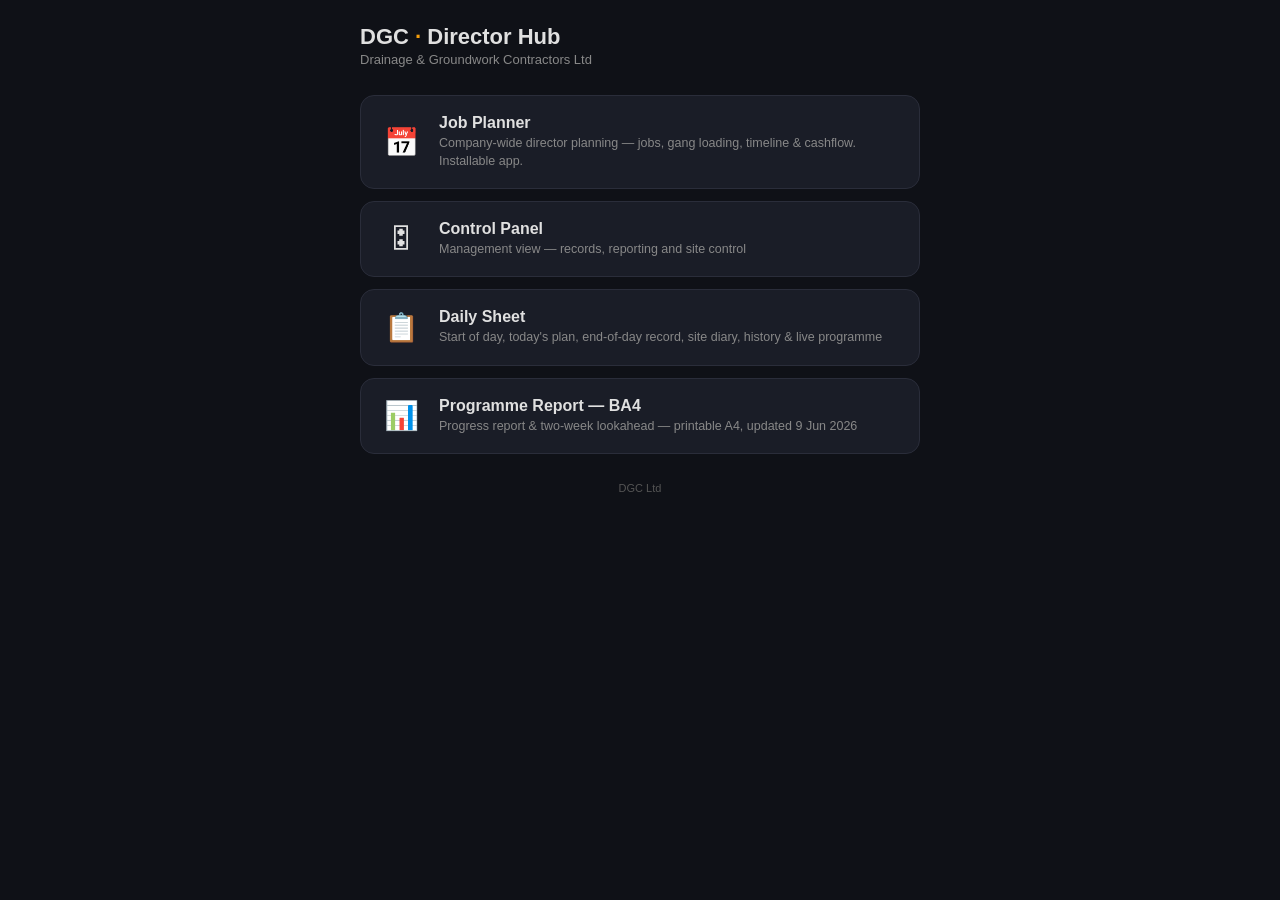
<file: index.html>
<!DOCTYPE html>
<html lang="en-GB">
<head>
<meta charset="UTF-8">
<meta name="viewport" content="width=device-width, initial-scale=1.0">
<title>DGC — Director Hub</title>
<style>
  * { box-sizing: border-box; margin: 0; padding: 0; }
  body { font-family: -apple-system, BlinkMacSystemFont, 'Segoe UI', sans-serif; background: #0f1117; color: #e0e0e0; min-height: 100vh; padding: 24px 16px; }
  .wrap { max-width: 560px; margin: 0 auto; }
  h1 { font-size: 22px; font-weight: 700; margin-bottom: 2px; }
  h1 span { color: #f59e0b; }
  .sub { font-size: 13px; color: #888; margin-bottom: 28px; }
  a.card { display: flex; align-items: center; gap: 16px; background: #1a1d27; border: 1px solid #2a2d3a; border-radius: 14px; padding: 18px 18px; margin-bottom: 12px; text-decoration: none; color: #e0e0e0; transition: border-color .15s; }
  a.card:active, a.card:hover { border-color: #f59e0b; }
  .ico { font-size: 28px; flex-shrink: 0; width: 44px; text-align: center; }
  .t { font-size: 16px; font-weight: 600; }
  .d { font-size: 12.5px; color: #888; margin-top: 2px; line-height: 1.45; }
  .foot { text-align: center; font-size: 11px; color: #555; margin-top: 28px; }
</style>
</head>
<body>
<div class="wrap">
  <h1>DGC <span>·</span> Director Hub</h1>
  <div class="sub">Drainage &amp; Groundwork Contractors Ltd</div>

  <a class="card" href="planner/">
    <div class="ico">📅</div>
    <div><div class="t">Job Planner</div>
    <div class="d">Company-wide director planning — jobs, gang loading, timeline &amp; cashflow. Installable app.</div></div>
  </a>

  <a class="card" href="control-panel.html">
    <div class="ico">🎛</div>
    <div><div class="t">Control Panel</div>
    <div class="d">Management view — records, reporting and site control</div></div>
  </a>

  <a class="card" href="dgc-field.html">
    <div class="ico">📋</div>
    <div><div class="t">Daily Sheet</div>
    <div class="d">Start of day, today's plan, end-of-day record, site diary, history &amp; live programme</div></div>
  </a>

  <a class="card" href="ba4-programme-report.html">
    <div class="ico">📊</div>
    <div><div class="t">Programme Report — BA4</div>
    <div class="d">Progress report &amp; two-week lookahead — printable A4, updated 9 Jun 2026</div></div>
  </a>

  <div class="foot">DGC Ltd</div>
</div>
</body>
</html>
</file>
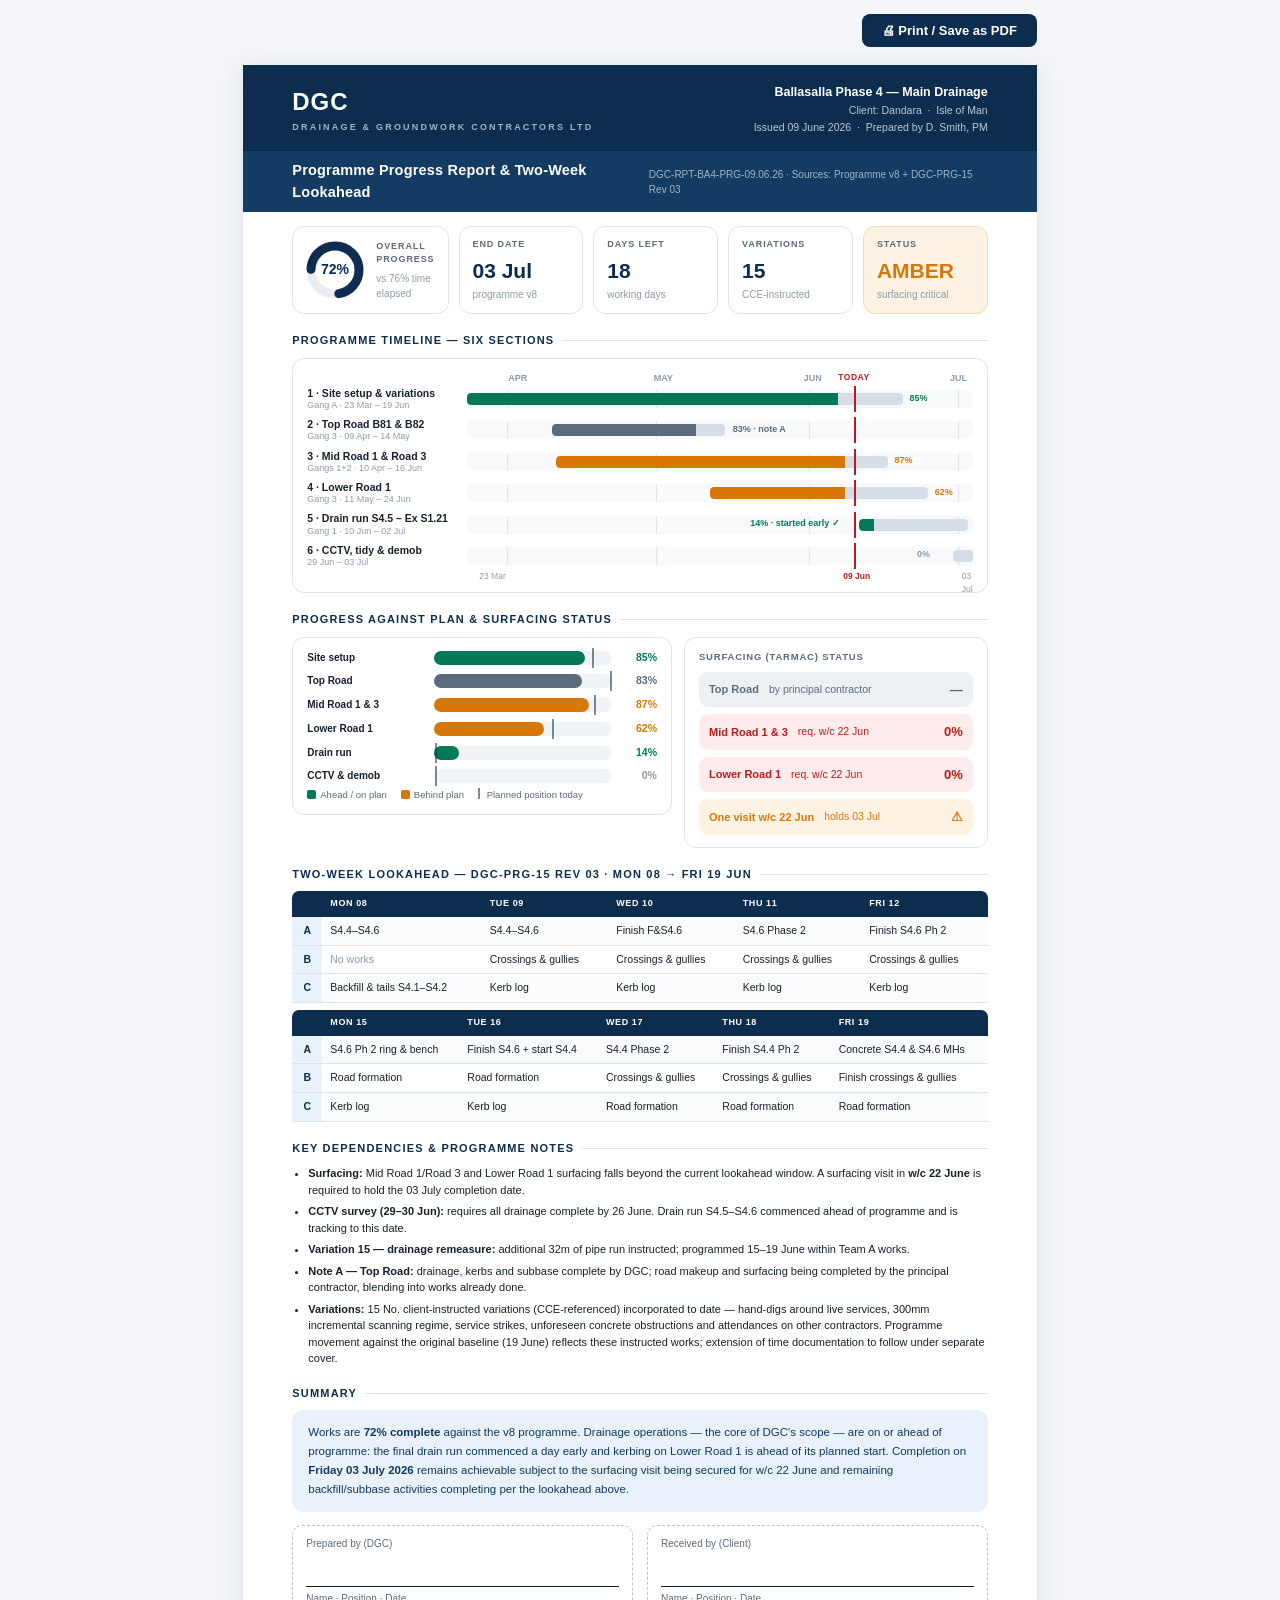
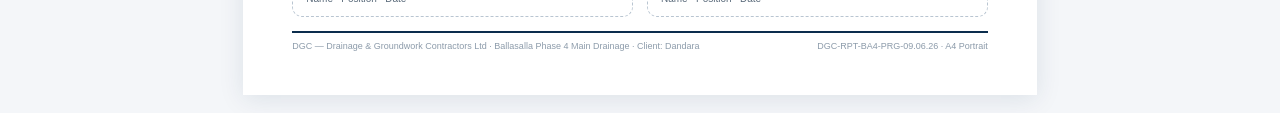
<file: ba4-programme-report.html>
<!DOCTYPE html>
<html lang="en-GB">
<head>
<meta charset="UTF-8">
<meta name="viewport" content="width=device-width, initial-scale=1.0">
<title>BA4 Programme Report — 09 Jun 2026</title>
<style>
  * { box-sizing: border-box; margin: 0; padding: 0; }
  :root {
    --navy:#0C2D4D; --navy2:#143C63; --ink:#16202B; --mut:#5B6B7B; --faint:#8C9BAA;
    --line:#DDE4EB; --bg:#F4F6F9; --card:#fff;
    --amber:#D97706; --amber-bg:#FEF3E2; --red:#B91C1C; --red-bg:#FEECEC;
    --green:#047857; --green-bg:#E6F5F0; --blue:#1D62A8; --blue-bg:#E9F1FA; --gray-bg:#EEF1F4;
  }
  body { font-family: -apple-system, BlinkMacSystemFont, 'Segoe UI', 'Helvetica Neue', Arial, sans-serif; color: var(--ink); background: var(--bg); font-size: 13px; line-height: 1.5; -webkit-print-color-adjust: exact; print-color-adjust: exact; }
  .page { background: var(--card); max-width: 210mm; margin: 18px auto; box-shadow: 0 4px 24px rgba(12,45,77,.10); }
  .inner { padding: 0 13mm 11mm; }
  @media print {
    body { background:#fff; }
    .page { box-shadow:none; margin:0; max-width:none; }
    .inner { padding: 0 2mm 4mm; }
    .no-print { display:none !important; }
    @page { size: A4 portrait; margin: 8mm; }
    .sec { break-inside: avoid; }
  }
  .toolbar { max-width:210mm; margin: 14px auto 0; display:flex; justify-content:flex-end; gap:8px; }
  .toolbar button { font-size:13px; padding:9px 20px; border:none; background:var(--navy); color:#fff; border-radius:8px; cursor:pointer; font-weight:600; }

  .masthead { background: var(--navy); color:#fff; padding: 18px 13mm 16px; display:flex; justify-content:space-between; align-items:center; }
  .brand { font-size: 24px; font-weight: 800; letter-spacing: 1px; }
  .brand small { display:block; font-size: 9px; font-weight:600; letter-spacing: 2.2px; color:#9FB3C8; margin-top:1px; }
  .mast-right { text-align:right; font-size:10.5px; color:#B9C8D6; line-height:1.55; }
  .mast-right b { color:#fff; font-size: 12.5px; }
  .titlebar { background: var(--navy2); color:#fff; padding: 9px 13mm; display:flex; justify-content:space-between; align-items:center; }
  .titlebar h1 { font-size: 14.5px; font-weight: 600; letter-spacing:.2px; }
  .titlebar .ref { font-size: 10px; color:#9FB3C8; }

  .kpis { display:grid; grid-template-columns: 1.15fr 1fr 1fr 1fr 1fr; gap: 10px; margin: 14px 0 4px; }
  .kpi { border: 1px solid var(--line); border-radius: 12px; padding: 11px 13px; background:#fff; }
  .kpi .l { font-size: 9px; text-transform: uppercase; letter-spacing: .9px; color: var(--mut); font-weight:700; }
  .kpi .v { font-size: 21px; font-weight: 800; margin-top: 3px; color: var(--navy); }
  .kpi .s { font-size: 10px; color: var(--faint); margin-top:1px; }
  .kpi.amber { background: var(--amber-bg); border-color:#F3D9AE; }
  .kpi.amber .v { color: var(--amber); }
  .donut-kpi { display:flex; align-items:center; gap: 12px; }

  h2 { font-size: 11px; text-transform: uppercase; letter-spacing: 1.2px; color: var(--navy); margin: 18px 0 9px; display:flex; align-items:center; gap:8px; }
  h2::after { content:''; flex:1; height:1px; background: var(--line); }

  .gantt { border:1px solid var(--line); border-radius: 12px; padding: 13px 14px 9px; }
  .g-head { position:relative; height: 15px; margin-left: 172px; font-size: 9px; color: var(--faint); font-weight:600; }
  .g-head span { position:absolute; transform: translateX(-50%); }
  .g-row { display:flex; align-items:center; margin-bottom: 7px; }
  .g-label { width: 160px; flex-shrink:0; font-size: 10.5px; font-weight:600; color: var(--ink); padding-right:12px; line-height:1.25; }
  .g-label small { display:block; font-weight:400; color:var(--faint); font-size: 9px; }
  .g-track { position:relative; flex:1; height: 18px; background: #F7F9FB; border-radius: 5px; }
  .g-grid { position:absolute; top:0; bottom:0; width:1px; background: var(--line); }
  .g-bar { position:absolute; top:3px; height:12px; border-radius: 4px; background:#D5DEE7; overflow:hidden; }
  .g-fill { position:absolute; left:0; top:0; bottom:0; border-radius: 4px 0 0 4px; }
  .g-pct { position:absolute; top:1.5px; font-size: 9px; font-weight:700; }
  .today { position:absolute; top:-4px; bottom:-4px; width:2px; background: var(--red); z-index:3; }
  .today-tag { position:absolute; top:-15px; transform:translateX(-50%); font-size:8.5px; font-weight:800; color:var(--red); letter-spacing:.5px; }
  .g-axis { position:relative; height: 13px; margin-left: 172px; font-size: 8.5px; color: var(--faint); }
  .g-axis span { position:absolute; transform: translateX(-50%); }

  .twocol { display:grid; grid-template-columns: 1.25fr 1fr; gap: 12px; align-items:start; }
  .panel { border:1px solid var(--line); border-radius:12px; padding: 12px 14px; }
  .pv-row { display:flex; align-items:center; gap:9px; margin-bottom: 8px; }
  .pv-name { width: 118px; flex-shrink:0; font-size:10px; font-weight:600; line-height:1.2; }
  .pv-track { position:relative; flex:1; height: 14px; background:#F1F4F7; border-radius: 7px; }
  .pv-fill { position:absolute; left:0; top:0; bottom:0; border-radius:7px; }
  .pv-plan { position:absolute; top:-3px; bottom:-3px; width:2px; background: var(--navy); opacity:.55; }
  .pv-val { width: 36px; text-align:right; font-size:10.5px; font-weight:800; }
  .legend { display:flex; gap:14px; font-size: 9.5px; color: var(--mut); margin-top: 4px; }
  .legend i { display:inline-block; width:9px; height:9px; border-radius:2px; margin-right:4px; vertical-align:-1px; }

  .chip { display:flex; align-items:center; gap:10px; padding: 8px 10px; border-radius:9px; margin-bottom:7px; font-size:10.5px; }
  .chip b { font-size:11px; }
  .chip .pct2 { margin-left:auto; font-weight:800; font-size:13px; }
  .c-red { background: var(--red-bg); color: var(--red); }
  .c-amber { background: var(--amber-bg); color: var(--amber); }
  .c-green { background: var(--green-bg); color: var(--green); }
  .c-gray { background: var(--gray-bg); color: var(--mut); }

  table { width:100%; border-collapse:collapse; font-size: 10.5px; }
  th { text-align:left; background: var(--navy); color:#fff; padding: 6px 8px; font-size: 9px; text-transform:uppercase; letter-spacing:.6px; font-weight:700; }
  th:first-child { border-radius: 7px 0 0 0; } th:last-child { border-radius: 0 7px 0 0; }
  td { padding: 6px 8px; border-bottom: 1px solid var(--line); vertical-align: middle; }
  tr:nth-child(even) td { background: #FAFBFD; }
  .team-td { font-weight:800; color: var(--navy); width: 30px; text-align:center; background: var(--blue-bg) !important; }

  ul.notes { margin: 4px 0 0 16px; font-size: 11px; }
  ul.notes li { margin-bottom: 5px; }
  .summary { background: var(--blue-bg); border-radius: 12px; padding: 13px 16px; font-size: 11.5px; line-height: 1.65; color: #11385E; }
  .signoff { display:grid; grid-template-columns: 1fr 1fr; gap: 14px; margin-top: 13px; }
  .sigbox { border: 1px dashed #B9C5D1; border-radius: 10px; padding: 10px 13px; font-size: 10px; color: var(--mut); }
  .sigbox .line { border-bottom: 1.5px solid var(--ink); height: 24px; margin: 12px 0 4px; }
  .footer { margin-top: 14px; border-top: 2px solid var(--navy); padding-top: 7px; font-size: 9px; color: var(--faint); display:flex; justify-content:space-between; }
</style>
</head>
<body>

<div class="toolbar no-print"><button onclick="window.print()">🖨 Print / Save as PDF</button></div>

<div class="page">

<div class="masthead">
  <div class="brand">DGC<small>DRAINAGE &amp; GROUNDWORK CONTRACTORS LTD</small></div>
  <div class="mast-right">
    <b>Ballasalla Phase 4 — Main Drainage</b><br>
    Client: Dandara &nbsp;·&nbsp; Isle of Man<br>
    Issued 09 June 2026 &nbsp;·&nbsp; Prepared by D. Smith, PM
  </div>
</div>
<div class="titlebar">
  <h1>Programme Progress Report &amp; Two-Week Lookahead</h1>
  <span class="ref">DGC-RPT-BA4-PRG-09.06.26 · Sources: Programme v8 + DGC-PRG-15 Rev 03</span>
</div>

<div class="inner">

<div class="kpis sec">
  <div class="kpi donut-kpi">
    <svg width="58" height="58" viewBox="0 0 58 58" role="img" aria-label="Overall progress 72 percent">
      <circle cx="29" cy="29" r="24" fill="none" stroke="#E8EDF2" stroke-width="9"/>
      <circle cx="29" cy="29" r="24" fill="none" stroke="#0C2D4D" stroke-width="9"
        stroke-dasharray="108.6 42.2" stroke-dashoffset="37.7" stroke-linecap="round" transform="rotate(-90 29 29)"/>
      <text x="29" y="33" text-anchor="middle" font-size="14" font-weight="800" fill="#0C2D4D">72%</text>
    </svg>
    <div><div class="l">Overall<br>progress</div><div class="s" style="margin-top:4px">vs 76% time<br>elapsed</div></div>
  </div>
  <div class="kpi"><div class="l">End date</div><div class="v">03 Jul</div><div class="s">programme v8</div></div>
  <div class="kpi"><div class="l">Days left</div><div class="v">18</div><div class="s">working days</div></div>
  <div class="kpi"><div class="l">Variations</div><div class="v">15</div><div class="s">CCE-instructed</div></div>
  <div class="kpi amber"><div class="l">Status</div><div class="v">AMBER</div><div class="s">surfacing critical</div></div>
</div>

<div class="sec">
<h2>Programme timeline — six sections</h2>
<div class="gantt">
  <div class="g-head">
    <span style="left:7.8%">APR</span><span style="left:37.3%">MAY</span><span style="left:67.6%">JUN</span><span style="left:97.1%">JUL</span>
  </div>

  <div class="g-row">
    <div class="g-label">1 · Site setup &amp; variations<small>Gang A · 23 Mar – 19 Jun</small></div>
    <div class="g-track">
      <div class="g-grid" style="left:7.8%"></div><div class="g-grid" style="left:37.3%"></div><div class="g-grid" style="left:67.6%"></div><div class="g-grid" style="left:97.1%"></div>
      <div class="g-bar" style="left:0%;width:86.3%"><div class="g-fill" style="width:85%;background:#047857"></div></div>
      <span class="g-pct" style="left:87.5%;color:#047857">85%</span>
      <div class="today" style="left:76.5%"><span class="today-tag">TODAY</span></div>
    </div>
  </div>

  <div class="g-row">
    <div class="g-label">2 · Top Road B81 &amp; B82<small>Gang 3 · 09 Apr – 14 May</small></div>
    <div class="g-track">
      <div class="g-grid" style="left:7.8%"></div><div class="g-grid" style="left:37.3%"></div><div class="g-grid" style="left:67.6%"></div><div class="g-grid" style="left:97.1%"></div>
      <div class="g-bar" style="left:16.7%;width:34.3%"><div class="g-fill" style="width:83%;background:#5B6B7B"></div></div>
      <span class="g-pct" style="left:52.5%;color:#5B6B7B">83% · note A</span>
      <div class="today" style="left:76.5%"></div>
    </div>
  </div>

  <div class="g-row">
    <div class="g-label">3 · Mid Road 1 &amp; Road 3<small>Gangs 1+2 · 10 Apr – 16 Jun</small></div>
    <div class="g-track">
      <div class="g-grid" style="left:7.8%"></div><div class="g-grid" style="left:37.3%"></div><div class="g-grid" style="left:67.6%"></div><div class="g-grid" style="left:97.1%"></div>
      <div class="g-bar" style="left:17.6%;width:65.7%"><div class="g-fill" style="width:87%;background:#D97706"></div></div>
      <span class="g-pct" style="left:84.5%;color:#D97706">87%</span>
      <div class="today" style="left:76.5%"></div>
    </div>
  </div>

  <div class="g-row">
    <div class="g-label">4 · Lower Road 1<small>Gang 3 · 11 May – 24 Jun</small></div>
    <div class="g-track">
      <div class="g-grid" style="left:7.8%"></div><div class="g-grid" style="left:37.3%"></div><div class="g-grid" style="left:67.6%"></div><div class="g-grid" style="left:97.1%"></div>
      <div class="g-bar" style="left:48%;width:43.1%"><div class="g-fill" style="width:62%;background:#D97706"></div></div>
      <span class="g-pct" style="left:92.5%;color:#D97706">62%</span>
      <div class="today" style="left:76.5%"></div>
    </div>
  </div>

  <div class="g-row">
    <div class="g-label">5 · Drain run S4.5 – Ex S1.21<small>Gang 1 · 10 Jun – 02 Jul</small></div>
    <div class="g-track">
      <div class="g-grid" style="left:7.8%"></div><div class="g-grid" style="left:37.3%"></div><div class="g-grid" style="left:67.6%"></div><div class="g-grid" style="left:97.1%"></div>
      <div class="g-bar" style="left:77.5%;width:21.6%"><div class="g-fill" style="width:14%;background:#047857"></div></div>
      <span class="g-pct" style="left:56%;color:#047857">14% · started early ✓</span>
      <div class="today" style="left:76.5%"></div>
    </div>
  </div>

  <div class="g-row" style="margin-bottom:2px">
    <div class="g-label">6 · CCTV, tidy &amp; demob<small>29 Jun – 03 Jul</small></div>
    <div class="g-track">
      <div class="g-grid" style="left:7.8%"></div><div class="g-grid" style="left:37.3%"></div><div class="g-grid" style="left:67.6%"></div><div class="g-grid" style="left:97.1%"></div>
      <div class="g-bar" style="left:96.1%;width:3.9%"></div>
      <span class="g-pct" style="left:89%;color:#8C9BAA">0%</span>
      <div class="today" style="left:76.5%"></div>
    </div>
  </div>
  <div class="g-axis">
    <span style="left:0%;transform:none">23 Mar</span><span style="left:76.5%;color:var(--red);font-weight:700">09 Jun</span><span style="left:100%;transform:translateX(-100%)">03 Jul</span>
  </div>
</div>
</div>

<div class="sec">
<h2>Progress against plan &amp; surfacing status</h2>
<div class="twocol">
  <div class="panel">
    <div class="pv-row"><div class="pv-name">Site setup</div><div class="pv-track"><div class="pv-fill" style="width:85%;background:#047857"></div><div class="pv-plan" style="left:89%"></div></div><div class="pv-val" style="color:#047857">85%</div></div>
    <div class="pv-row"><div class="pv-name">Top Road</div><div class="pv-track"><div class="pv-fill" style="width:83%;background:#5B6B7B"></div><div class="pv-plan" style="left:99%"></div></div><div class="pv-val" style="color:#5B6B7B">83%</div></div>
    <div class="pv-row"><div class="pv-name">Mid Road 1 &amp; 3</div><div class="pv-track"><div class="pv-fill" style="width:87%;background:#D97706"></div><div class="pv-plan" style="left:90%"></div></div><div class="pv-val" style="color:#D97706">87%</div></div>
    <div class="pv-row"><div class="pv-name">Lower Road 1</div><div class="pv-track"><div class="pv-fill" style="width:62%;background:#D97706"></div><div class="pv-plan" style="left:66%"></div></div><div class="pv-val" style="color:#D97706">62%</div></div>
    <div class="pv-row"><div class="pv-name">Drain run</div><div class="pv-track"><div class="pv-fill" style="width:14%;background:#047857"></div><div class="pv-plan" style="left:0.5%"></div></div><div class="pv-val" style="color:#047857">14%</div></div>
    <div class="pv-row" style="margin-bottom:2px"><div class="pv-name">CCTV &amp; demob</div><div class="pv-track"><div class="pv-plan" style="left:0.5%"></div></div><div class="pv-val" style="color:#8C9BAA">0%</div></div>
    <div class="legend"><span><i style="background:#047857"></i>Ahead / on plan</span><span><i style="background:#D97706"></i>Behind plan</span><span><i style="background:#0C2D4D;opacity:.55;width:2px;height:11px;border-radius:0"></i>&nbsp;Planned position today</span></div>
  </div>
  <div class="panel">
    <div style="font-size:9.5px;font-weight:700;text-transform:uppercase;letter-spacing:.8px;color:var(--mut);margin-bottom:8px">Surfacing (tarmac) status</div>
    <div class="chip c-gray"><b>Top Road</b> by principal contractor <span class="pct2">—</span></div>
    <div class="chip c-red"><b>Mid Road 1 &amp; 3</b> req. w/c 22 Jun <span class="pct2">0%</span></div>
    <div class="chip c-red"><b>Lower Road 1</b> req. w/c 22 Jun <span class="pct2">0%</span></div>
    <div class="chip c-amber" style="margin-bottom:0"><b>One visit w/c 22 Jun</b> holds 03 Jul <span class="pct2">⚠</span></div>
  </div>
</div>
</div>

<div class="sec">
<h2>Two-week lookahead — DGC-PRG-15 Rev 03 · Mon 08 → Fri 19 Jun</h2>
<table>
  <tr><th style="width:30px"></th><th>Mon 08</th><th>Tue 09</th><th>Wed 10</th><th>Thu 11</th><th>Fri 12</th></tr>
  <tr><td class="team-td">A</td><td>S4.4–S4.6</td><td>S4.4–S4.6</td><td>Finish F&amp;S4.6</td><td>S4.6 Phase 2</td><td>Finish S4.6 Ph 2</td></tr>
  <tr><td class="team-td">B</td><td style="color:var(--faint)">No works</td><td>Crossings &amp; gullies</td><td>Crossings &amp; gullies</td><td>Crossings &amp; gullies</td><td>Crossings &amp; gullies</td></tr>
  <tr><td class="team-td">C</td><td>Backfill &amp; tails S4.1–S4.2</td><td>Kerb log</td><td>Kerb log</td><td>Kerb log</td><td>Kerb log</td></tr>
</table>
<div style="height:7px"></div>
<table>
  <tr><th style="width:30px"></th><th>Mon 15</th><th>Tue 16</th><th>Wed 17</th><th>Thu 18</th><th>Fri 19</th></tr>
  <tr><td class="team-td">A</td><td>S4.6 Ph 2 ring &amp; bench</td><td>Finish S4.6 + start S4.4</td><td>S4.4 Phase 2</td><td>Finish S4.4 Ph 2</td><td>Concrete S4.4 &amp; S4.6 MHs</td></tr>
  <tr><td class="team-td">B</td><td>Road formation</td><td>Road formation</td><td>Crossings &amp; gullies</td><td>Crossings &amp; gullies</td><td>Finish crossings &amp; gullies</td></tr>
  <tr><td class="team-td">C</td><td>Kerb log</td><td>Kerb log</td><td>Road formation</td><td>Road formation</td><td>Road formation</td></tr>
</table>
</div>

<div class="sec">
<h2>Key dependencies &amp; programme notes</h2>
<ul class="notes">
  <li><b>Surfacing:</b> Mid Road 1/Road 3 and Lower Road 1 surfacing falls beyond the current lookahead window. A surfacing visit in <b>w/c 22 June</b> is required to hold the 03 July completion date.</li>
  <li><b>CCTV survey (29–30 Jun):</b> requires all drainage complete by 26 June. Drain run S4.5–S4.6 commenced ahead of programme and is tracking to this date.</li>
  <li><b>Variation 15 — drainage remeasure:</b> additional 32m of pipe run instructed; programmed 15–19 June within Team A works.</li>
  <li><b>Note A — Top Road:</b> drainage, kerbs and subbase complete by DGC; road makeup and surfacing being completed by the principal contractor, blending into works already done.</li>
  <li><b>Variations:</b> 15 No. client-instructed variations (CCE-referenced) incorporated to date — hand-digs around live services, 300mm incremental scanning regime, service strikes, unforeseen concrete obstructions and attendances on other contractors. Programme movement against the original baseline (19 June) reflects these instructed works; extension of time documentation to follow under separate cover.</li>
</ul>
</div>

<div class="sec">
<h2>Summary</h2>
<div class="summary">
Works are <b>72% complete</b> against the v8 programme. Drainage operations — the core of DGC's scope — are on or ahead of programme: the final drain run commenced a day early and kerbing on Lower Road 1 is ahead of its planned start. Completion on <b>Friday 03 July 2026</b> remains achievable subject to the surfacing visit being secured for w/c 22 June and remaining backfill/subbase activities completing per the lookahead above.
</div>
<div class="signoff">
  <div class="sigbox">Prepared by (DGC)<div class="line"></div>Name · Position · Date</div>
  <div class="sigbox">Received by (Client)<div class="line"></div>Name · Position · Date</div>
</div>
</div>

<div class="footer">
  <span>DGC — Drainage &amp; Groundwork Contractors Ltd · Ballasalla Phase 4 Main Drainage · Client: Dandara</span>
  <span>DGC-RPT-BA4-PRG-09.06.26 · A4 Portrait</span>
</div>

</div>
</div>
</body>
</html>
</file>
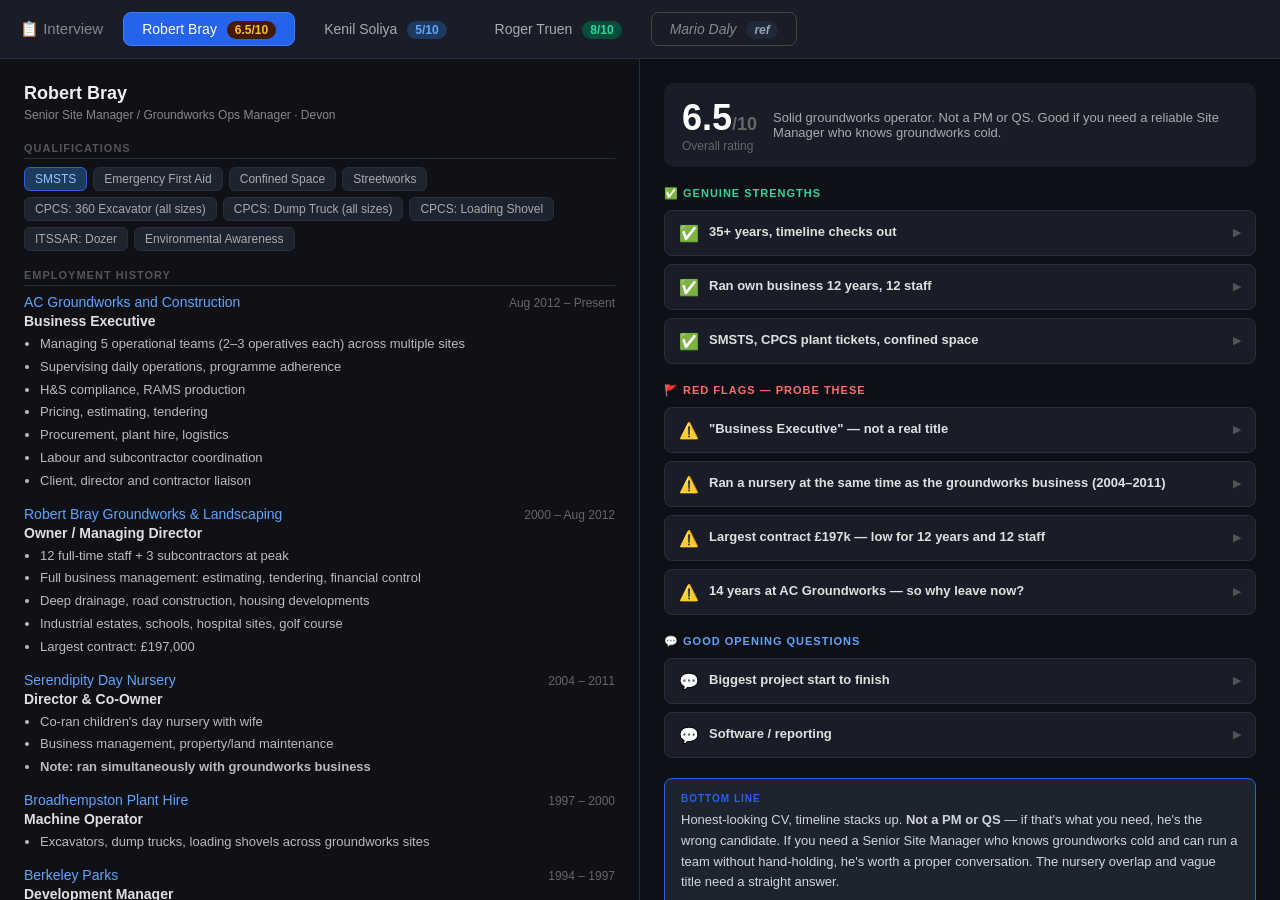
<file: interview.html>
<!DOCTYPE html>
<html lang="en">
<head>
<meta charset="UTF-8">
<meta name="viewport" content="width=device-width, initial-scale=1.0">
<title>Interview Cheat Sheet</title>
<style>
  * { box-sizing: border-box; margin: 0; padding: 0; }
  body { font-family: -apple-system, BlinkMacSystemFont, 'Segoe UI', sans-serif; background: #0f1117; color: #e0e0e0; height: 100vh; display: flex; flex-direction: column; }

  /* TOP NAV */
  .top-bar { background: #1a1d27; border-bottom: 1px solid #2a2d3a; padding: 12px 20px; display: flex; align-items: center; gap: 10px; flex-shrink: 0; }
  .top-bar h1 { font-size: 15px; color: #888; font-weight: 500; margin-right: 10px; }
  .tab { padding: 8px 18px; border-radius: 8px; cursor: pointer; font-size: 14px; font-weight: 500; border: 1px solid transparent; transition: all 0.15s; color: #aaa; }
  .tab:hover { background: #2a2d3a; color: #fff; }
  .tab.active { background: #2563eb; color: #fff; border-color: #3b82f6; }
  .tab.reference { border-color: #444; color: #888; font-style: italic; }
  .tab.reference.active { background: #374151; border-color: #6b7280; color: #ccc; }

  /* RATING BADGE */
  .rating { font-size: 12px; padding: 2px 8px; border-radius: 20px; margin-left: 6px; font-weight: 600; }
  .r-green { background: #064e3b; color: #34d399; }
  .r-yellow { background: #451a03; color: #fbbf24; }
  .r-blue { background: #1e3a5f; color: #60a5fa; }
  .r-gray { background: #1f2937; color: #9ca3af; }

  /* MAIN SPLIT */
  .main { display: flex; flex: 1; overflow: hidden; }

  /* CV PANEL */
  .cv-panel { width: 50%; border-right: 1px solid #2a2d3a; overflow-y: auto; padding: 24px; }
  .cv-panel h2 { font-size: 18px; font-weight: 700; color: #f0f0f0; margin-bottom: 4px; }
  .cv-panel .role-tag { font-size: 12px; color: #888; margin-bottom: 20px; }
  .cv-section { margin-bottom: 18px; }
  .cv-section h3 { font-size: 11px; text-transform: uppercase; letter-spacing: 1px; color: #555; margin-bottom: 8px; border-bottom: 1px solid #2a2d3a; padding-bottom: 4px; }
  .cv-job { margin-bottom: 14px; }
  .cv-job-header { display: flex; justify-content: space-between; align-items: baseline; margin-bottom: 3px; }
  .cv-job-title { font-size: 14px; font-weight: 600; color: #e0e0e0; }
  .cv-job-company { font-size: 14px; color: #60a5fa; font-weight: 500; }
  .cv-job-date { font-size: 12px; color: #666; white-space: nowrap; margin-left: 10px; }
  .cv-job ul { margin-left: 16px; margin-top: 5px; }
  .cv-job li { font-size: 13px; color: #bbb; line-height: 1.6; margin-bottom: 2px; }
  .cv-job p { font-size: 13px; color: #bbb; line-height: 1.6; margin-top: 4px; }
  .cv-quals { display: flex; flex-wrap: wrap; gap: 6px; }
  .cv-qual { background: #1e2330; border: 1px solid #2a2d3a; border-radius: 6px; padding: 4px 10px; font-size: 12px; color: #aaa; }
  .cv-qual.highlight { background: #1e3a5f; border-color: #2563eb; color: #93c5fd; }

  /* ANALYSIS PANEL */
  .analysis-panel { width: 50%; overflow-y: auto; padding: 24px; background: #0d1017; }

  /* SCORE */
  .score-bar { background: #1a1d27; border-radius: 10px; padding: 14px 18px; margin-bottom: 20px; display: flex; align-items: center; gap: 16px; }
  .score-number { font-size: 36px; font-weight: 800; color: #fff; }
  .score-label { font-size: 12px; color: #666; }
  .score-verdict { font-size: 13px; color: #aaa; flex: 1; }

  /* SECTIONS */
  .section { margin-bottom: 20px; }
  .section-title { font-size: 11px; text-transform: uppercase; letter-spacing: 1px; margin-bottom: 10px; display: flex; align-items: center; gap: 6px; font-weight: 700; }
  .section-title.green { color: #34d399; }
  .section-title.red { color: #f87171; }
  .section-title.blue { color: #60a5fa; }

  /* ITEMS */
  .item { background: #1a1d27; border-radius: 8px; margin-bottom: 8px; overflow: hidden; border: 1px solid #2a2d3a; }
  .item-header { padding: 12px 14px; cursor: pointer; display: flex; align-items: flex-start; gap: 10px; user-select: none; }
  .item-header:hover { background: #1f2333; }
  .item-icon { font-size: 16px; flex-shrink: 0; margin-top: 1px; }
  .item-title { font-size: 13px; font-weight: 600; color: #e0e0e0; flex: 1; line-height: 1.4; }
  .item-arrow { font-size: 11px; color: #555; flex-shrink: 0; margin-top: 3px; transition: transform 0.2s; }
  .item.open .item-arrow { transform: rotate(90deg); }
  .item-body { display: none; padding: 0 14px 14px 40px; border-top: 1px solid #2a2d3a; }
  .item.open .item-body { display: block; }
  .item-body p { font-size: 13px; color: #aaa; line-height: 1.7; margin-top: 10px; }
  .question-box { background: #0f2d1a; border: 1px solid #166534; border-radius: 6px; padding: 10px 14px; margin-top: 10px; }
  .question-box .q-label { font-size: 10px; text-transform: uppercase; letter-spacing: 1px; color: #4ade80; margin-bottom: 4px; font-weight: 700; }
  .question-box p { font-size: 13px; color: #86efac; line-height: 1.6; margin: 0; font-style: italic; }

  /* BOTTOM LINE */
  .bottom-line { background: #1e2330; border: 1px solid #2563eb; border-radius: 8px; padding: 14px 16px; }
  .bottom-line .bl-label { font-size: 10px; text-transform: uppercase; letter-spacing: 1px; color: #2563eb; margin-bottom: 6px; font-weight: 700; }
  .bottom-line p { font-size: 13px; color: #d1d5db; line-height: 1.6; }

  /* CANDIDATE HIDDEN */
  .candidate { display: none; }
  .candidate.active { display: block; }

  /* SCROLLBAR */
  ::-webkit-scrollbar { width: 6px; }
  ::-webkit-scrollbar-track { background: transparent; }
  ::-webkit-scrollbar-thumb { background: #2a2d3a; border-radius: 3px; }
</style>
</head>
<body>

<div class="top-bar">
  <h1>📋 Interview</h1>
  <div class="tab active" onclick="show('robert')">Robert Bray <span class="rating r-yellow">6.5/10</span></div>
  <div class="tab" onclick="show('kenil')">Kenil Soliya <span class="rating r-blue">5/10</span></div>
  <div class="tab" onclick="show('roger')">Roger Truen <span class="rating r-green">8/10</span></div>
  <div class="tab reference" onclick="show('mario')">Mario Daly <span class="rating r-gray">ref</span></div>
</div>

<div class="main">

<!-- ===================== ROGER ===================== -->
<div id="roger" class="candidate" style="display:none;width:100%">
  <div class="cv-panel">
    <h2>Roger Truen MCIOB</h2>
    <div class="role-tag">Senior Project Manager · Plymouth</div>

    <div class="cv-section">
      <h3>Qualifications</h3>
      <div class="cv-quals">
        <span class="cv-qual highlight">MCIOB</span>
        <span class="cv-qual highlight">NVQ Level 7 Site Management</span>
        <span class="cv-qual highlight">NEBOSH Construction</span>
        <span class="cv-qual highlight">CSCS Black Card (PM)</span>
        <span class="cv-qual">5-day SMSTS</span>
        <span class="cv-qual">Temporary Works Co-ordinator</span>
        <span class="cv-qual">IOSH Managing Safety</span>
        <span class="cv-qual">HNC Building Studies</span>
        <span class="cv-qual">Level 3 Teaching & Training</span>
        <span class="cv-qual">First Aid (4-day)</span>
        <span class="cv-qual">AutoCAD City & Guilds</span>
        <span class="cv-qual">Asbestos Awareness</span>
      </div>
    </div>

    <div class="cv-section">
      <h3>Employment History</h3>

      <div class="cv-job">
        <div class="cv-job-header">
          <span class="cv-job-company">Ambrey Baker</span>
          <span class="cv-job-date">Jun 2025 – Present</span>
        </div>
        <div class="cv-job-title">Senior Project Manager</div>
        <ul>
          <li>Extending a food manufacturing facility — foundations, steel frames, blockwork, cladding</li>
          <li>QA using Site Audit Pro</li>
          <li>Design workshops with architects, structural engineers, M&E team</li>
          <li>Pre-lets for contractors, tendering, programme milestones</li>
          <li>RAMS review and production, crane lift plans</li>
          <li>Using Procore for design information</li>
        </ul>
      </div>

      <div class="cv-job">
        <div class="cv-job-header">
          <span class="cv-job-company">CST Training</span>
          <span class="cv-job-date">Sep 2024 – Jun 2025</span>
        </div>
        <div class="cv-job-title">Tutor & NVQ Assessor</div>
        <ul>
          <li>Online/classroom SMSTS, SSSTS, H&S courses</li>
          <li>Assessing NVQ Levels 3, 4, 6</li>
        </ul>
      </div>

      <div class="cv-job">
        <div class="cv-job-header">
          <span class="cv-job-company">UPP Plymouth</span>
          <span class="cv-job-date">Jun – Sep 2024</span>
        </div>
        <div class="cv-job-title">Project Manager</div>
        <ul>
          <li>14 new kitchens, carpets, decoration — 2 blocks</li>
          <li>Bathroom refurb — 5 blocks; fire doors/stopping — 15 blocks</li>
          <li>5 slate roof replacements with ITP hold points</li>
          <li>Weekly H&S audits, progress reports</li>
        </ul>
      </div>

      <div class="cv-job">
        <div class="cv-job-header">
          <span class="cv-job-company">CST Training</span>
          <span class="cv-job-date">Sep 2023 – Jun 2024</span>
        </div>
        <div class="cv-job-title">Tutor</div>
      </div>

      <div class="cv-job">
        <div class="cv-job-header">
          <span class="cv-job-company">UPP Plymouth</span>
          <span class="cv-job-date">Jun – Sep 2023</span>
        </div>
        <div class="cv-job-title">Project Manager</div>
        <ul>
          <li>Bathroom refurb — 5 blocks; fire doors — 11 blocks</li>
          <li>5 slate roofs; 500 cisterns replaced</li>
        </ul>
      </div>

      <div class="cv-job">
        <div class="cv-job-header">
          <span class="cv-job-company">Weatherhead Design & Shopfitting</span>
          <span class="cv-job-date">May – Jun 2023</span>
        </div>
        <div class="cv-job-title">Construction Manager</div>
        <ul><li>£1m roof renewal & apartment refurb. Temporary works co-ordinator.</li></ul>
      </div>

      <div class="cv-job">
        <div class="cv-job-header">
          <span class="cv-job-company">3 Counties Civil Engineering</span>
          <span class="cv-job-date">Feb – Apr 2023</span>
        </div>
        <div class="cv-job-title">Construction Manager</div>
        <ul>
          <li>Crane base, deep drainage, retaining walls</li>
          <li>Temporary works co-ordinator — crane base to ±2mm tolerance</li>
        </ul>
      </div>

      <div class="cv-job">
        <div class="cv-job-header">
          <span class="cv-job-company">MTX</span>
          <span class="cv-job-date">Feb 2022 – Feb 2023</span>
        </div>
        <div class="cv-job-title">Construction Manager</div>
        <ul>
          <li>NHS Royal Eye Infirmary £18m — newbuild, brownfield, solar</li>
          <li>NHS Derriford Hospital offices £7m — modular steel frame</li>
          <li>NHS Yeovil Hospital £8m — new surgical wing</li>
          <li>All 3 running concurrently. QA via SnagR. HTM compliance.</li>
          <li>Design workshops, pre-lets, RAMS, crane lift plans</li>
        </ul>
      </div>

      <div class="cv-job">
        <div class="cv-job-header">
          <span class="cv-job-company">Caledonian Modular</span>
          <span class="cv-job-date">Mar 2020 – Jan 2022</span>
        </div>
        <div class="cv-job-title">Senior Site Manager</div>
        <ul>
          <li>£40m student accommodation — modular build with solar</li>
          <li>Demolition, piling, 750T & 500T crane mats, RC podium deck</li>
          <li>Modular install, QA via Field View, air heat exchange units</li>
        </ul>
      </div>

      <div class="cv-job">
        <div class="cv-job-header">
          <span class="cv-job-company">Freelance</span>
          <span class="cv-job-date">2019 – 2020</span>
        </div>
        <div class="cv-job-title">PM / Contracts / Site Manager</div>
        <ul><li>Weatherheads — supermarket extension, strip/shoring/steels/sewer diversion/reinstatement</li></ul>
      </div>

      <div class="cv-job">
        <div class="cv-job-header">
          <span class="cv-job-company">Various (Engie, NHS RD&E, Bovis, Kier, Virgin Care, MOD)</span>
          <span class="cv-job-date">2013 – 2019</span>
        </div>
        <div class="cv-job-title">PM / Senior Site Manager</div>
        <ul>
          <li>Cobourg House refurb for Engie (3 clients: HSE, Land Registry, Insolvency)</li>
          <li>Estates Officer NHS RD&E — 18-month contract, dilapidations, capital projects</li>
          <li>H&S/construction for Virgin Care</li>
          <li>MOD refurb RAF St Mawgan</li>
          <li>Bovis Homes — 460 units</li>
          <li>Kier Living — 120 units</li>
        </ul>
      </div>

      <div class="cv-job">
        <div class="cv-job-header">
          <span class="cv-job-company">Princess Yachts</span>
          <span class="cv-job-date">2010 – 2013</span>
        </div>
        <div class="cv-job-title">Facilities & Estates PM</div>
        <ul>
          <li>£35m new production facility South Yard</li>
          <li>£650k MOD site separation, £2.2m gas/electric, £389k tidal dock gates</li>
          <li>Multiple concurrent capital projects</li>
        </ul>
      </div>

      <div class="cv-job">
        <div class="cv-job-header">
          <span class="cv-job-company">Freelance</span>
          <span class="cv-job-date">2009 – 2010</span>
        </div>
        <div class="cv-job-title">Site Manager</div>
        <ul><li>Persimmon Homes SW — traditional & timber frame. Charles Church — high end residential.</li></ul>
      </div>

      <div class="cv-job">
        <div class="cv-job-header">
          <span class="cv-job-company">West Country Building Services</span>
          <span class="cv-job-date">2007 – 2009</span>
        </div>
        <div class="cv-job-title">Contracts Manager</div>
        <ul>
          <li>£3.5m country club — ground source heat pumps, 36 bore holes</li>
          <li>£2.7m conversion/newbuild apartments, £1.3m timber frame</li>
          <li>£2m term concrete repair contract — local government</li>
        </ul>
      </div>

      <div class="cv-job">
        <div class="cv-job-header">
          <span class="cv-job-company">Royal Engineers (NCO)</span>
          <span class="cv-job-date">Dates not given</span>
        </div>
        <div class="cv-job-title">Non-Commissioned Officer</div>
        <p>No dates provided on CV. Preceded 2007 employment.</p>
      </div>

    </div>
  </div>

  <div class="analysis-panel">
    <div class="score-bar">
      <div>
        <div class="score-number">8<span style="font-size:18px;color:#666">/10</span></div>
        <div class="score-label">Overall rating</div>
      </div>
      <div class="score-verdict">Strongest candidate. Best qualifications. Recent history is choppy — that's your main thing to probe today.</div>
    </div>

    <div class="section">
      <div class="section-title green">✅ Genuine Strengths</div>
      <div class="item open">
        <div class="item-header" onclick="toggle(this)">
          <span class="item-icon">🏆</span>
          <span class="item-title">MCIOB — can't be faked</span>
          <span class="item-arrow">▶</span>
        </div>
        <div class="item-body"><p>Chartered membership of CIOB requires demonstrated management competence over time with peer review. This is the real deal — not a course you can just pay for.</p></div>
      </div>
      <div class="item open">
        <div class="item-header" onclick="toggle(this)">
          <span class="item-icon">🏥</span>
          <span class="item-title">3 NHS projects simultaneously — £18m, £7m, £8m</span>
          <span class="item-arrow">▶</span>
        </div>
        <div class="item-body"><p>If accurate, running three concurrent live healthcare projects is serious multi-project management. HTM compliance on NHS sites is demanding.</p></div>
      </div>
      <div class="item">
        <div class="item-header" onclick="toggle(this)">
          <span class="item-icon">🎖️</span>
          <span class="item-title">Royal Engineers NCO background</span>
          <span class="item-arrow">▶</span>
        </div>
        <div class="item-body"><p>Military background = discipline, planning under pressure, used to accountability. Usually means he does what he says he'll do.</p></div>
      </div>
      <div class="item">
        <div class="item-header" onclick="toggle(this)">
          <span class="item-icon">📚</span>
          <span class="item-title">NVQ L7, NEBOSH, CSCS Black Card, Temp Works</span>
          <span class="item-arrow">▶</span>
        </div>
        <div class="item-body"><p>Fully stacked certifications. Teaching SMSTS means he knows H&S legislation cold — not just a card holder.</p></div>
      </div>
    </div>

    <div class="section">
      <div class="section-title red">🚩 Red Flags — Probe These</div>

      <div class="item">
        <div class="item-header" onclick="toggle(this)">
          <span class="item-icon">⚠️</span>
          <span class="item-title">Just started Ambrey Baker — literally weeks ago</span>
          <span class="item-arrow">▶</span>
        </div>
        <div class="item-body">
          <p>He started his current role in June 2025. That's less than a month ago. Why is he already interviewing elsewhere?</p>
          <div class="question-box">
            <div class="q-label">Ask this</div>
            <p>"You've only just started at Ambrey Baker — what's prompting you to look around already?"</p>
          </div>
        </div>
      </div>

      <div class="item">
        <div class="item-header" onclick="toggle(this)">
          <span class="item-icon">⚠️</span>
          <span class="item-title">2013–2019 is a black box — 6 years, zero dates</span>
          <span class="item-arrow">▶</span>
        </div>
        <div class="item-body">
          <p>Bovis 460 units, Kier 120 units, NHS RD&E, Virgin Care, MOD, Engie — all bundled with no dates, no order, no durations. This is deliberate. Could hide short tenures, a difficult period, or gaps.</p>
          <div class="question-box">
            <div class="q-label">Ask this</div>
            <p>"Can you take me through 2013 to 2019 in order — what came first, how long were you at each, and why did you move on each time?"</p>
          </div>
        </div>
      </div>

      <div class="item">
        <div class="item-header" onclick="toggle(this)">
          <span class="item-icon">⚠️</span>
          <span class="item-title">Pattern: short contracts → training role → repeat</span>
          <span class="item-arrow">▶</span>
        </div>
        <div class="item-body">
          <p>Feb–Apr 23: 3 Counties (2 months) → May–Jun 23: Weatherhead (1 month) → Jun–Sep 23: UPP (3 months, seasonal student accommodation) → Sep 23–Jun 24: CST Training → Jun–Sep 24: UPP again (seasonal) → Sep 24–Jun 25: CST Training again. The training roles look like gap-fillers. The UPP work is seasonal summer refurb.</p>
          <div class="question-box">
            <div class="q-label">Ask this</div>
            <p>"The last couple of years have been quite varied — short contracts, training, back to site. Is that a deliberate strategy or has finding the right role been harder than you'd like?"</p>
          </div>
        </div>
      </div>

      <div class="item">
        <div class="item-header" onclick="toggle(this)">
          <span class="item-icon">⚠️</span>
          <span class="item-title">Left MTX after 12 months — why?</span>
          <span class="item-arrow">▶</span>
        </div>
        <div class="item-body">
          <p>The MTX role managing 3 NHS projects is the peak of his CV. He was there 12 months then left. Was it contract end? Redundancy? Fell out with someone?</p>
          <div class="question-box">
            <div class="q-label">Ask this</div>
            <p>"The MTX role running 3 NHS projects sounds like the high point of your career — what happened there and why did it end after 12 months?"</p>
          </div>
        </div>
      </div>

      <div class="item">
        <div class="item-header" onclick="toggle(this)">
          <span class="item-icon">⚠️</span>
          <span class="item-title">No military service dates</span>
          <span class="item-arrow">▶</span>
        </div>
        <div class="item-body">
          <p>Mentions Royal Engineers NCO but gives no dates at all. Most ex-forces are proud to state their service period. Odd omission.</p>
          <div class="question-box">
            <div class="q-label">Ask this</div>
            <p>"When were you serving in the Royal Engineers and what rank did you leave at?"</p>
          </div>
        </div>
      </div>

    </div>

    <div class="section">
      <div class="section-title blue">💬 Depth-Testing Questions</div>
      <div class="item">
        <div class="item-header" onclick="toggle(this)">
          <span class="item-icon">💬</span>
          <span class="item-title">Most commercially difficult project?</span>
          <span class="item-arrow">▶</span>
        </div>
        <div class="item-body">
          <div class="question-box">
            <div class="q-label">Ask this</div>
            <p>"Tell me about the most commercially difficult project you've managed — variations, disputes, a contractor who didn't deliver. What did you do?"</p>
          </div>
        </div>
      </div>
      <div class="item">
        <div class="item-header" onclick="toggle(this)">
          <span class="item-icon">💬</span>
          <span class="item-title">Contract involvement — NEC/JCT?</span>
          <span class="item-arrow">▶</span>
        </div>
        <div class="item-body">
          <div class="question-box">
            <div class="q-label">Ask this</div>
            <p>"On Caledonian Modular and the NHS jobs — who held the contract and how involved were you in the commercial management, variations, EWNs?"</p>
          </div>
        </div>
      </div>
      <div class="item">
        <div class="item-header" onclick="toggle(this)">
          <span class="item-icon">💬</span>
          <span class="item-title">Programme slippage</span>
          <span class="item-arrow">▶</span>
        </div>
        <div class="item-body">
          <div class="question-box">
            <div class="q-label">Ask this</div>
            <p>"Give me an example of a programme that went significantly off track — what caused it and how did you recover it?"</p>
          </div>
        </div>
      </div>
    </div>

    <div class="bottom-line">
      <div class="bl-label">Bottom Line</div>
      <p>Best qualified of the group. The MCIOB alone sets him apart. <strong>Hit him with the 2013–19 question first</strong> — how he answers that tells you almost everything. If it's coherent and he has a straight answer for why he's leaving Ambrey Baker after 2 weeks, he's your pick.</p>
    </div>
  </div>
</div>

<!-- ===================== ROBERT ===================== -->
<div id="robert" class="candidate active" style="width:100%;display:flex">
  <div style="display:flex;width:100%;height:100%">
  <div class="cv-panel">
    <h2>Robert Bray</h2>
    <div class="role-tag">Senior Site Manager / Groundworks Ops Manager · Devon</div>

    <div class="cv-section">
      <h3>Qualifications</h3>
      <div class="cv-quals">
        <span class="cv-qual highlight">SMSTS</span>
        <span class="cv-qual">Emergency First Aid</span>
        <span class="cv-qual">Confined Space</span>
        <span class="cv-qual">Streetworks</span>
        <span class="cv-qual">CPCS: 360 Excavator (all sizes)</span>
        <span class="cv-qual">CPCS: Dump Truck (all sizes)</span>
        <span class="cv-qual">CPCS: Loading Shovel</span>
        <span class="cv-qual">ITSSAR: Dozer</span>
        <span class="cv-qual">Environmental Awareness</span>
      </div>
    </div>

    <div class="cv-section">
      <h3>Employment History</h3>

      <div class="cv-job">
        <div class="cv-job-header">
          <span class="cv-job-company">AC Groundworks and Construction</span>
          <span class="cv-job-date">Aug 2012 – Present</span>
        </div>
        <div class="cv-job-title">Business Executive</div>
        <ul>
          <li>Managing 5 operational teams (2–3 operatives each) across multiple sites</li>
          <li>Supervising daily operations, programme adherence</li>
          <li>H&S compliance, RAMS production</li>
          <li>Pricing, estimating, tendering</li>
          <li>Procurement, plant hire, logistics</li>
          <li>Labour and subcontractor coordination</li>
          <li>Client, director and contractor liaison</li>
        </ul>
      </div>

      <div class="cv-job">
        <div class="cv-job-header">
          <span class="cv-job-company">Robert Bray Groundworks & Landscaping</span>
          <span class="cv-job-date">2000 – Aug 2012</span>
        </div>
        <div class="cv-job-title">Owner / Managing Director</div>
        <ul>
          <li>12 full-time staff + 3 subcontractors at peak</li>
          <li>Full business management: estimating, tendering, financial control</li>
          <li>Deep drainage, road construction, housing developments</li>
          <li>Industrial estates, schools, hospital sites, golf course</li>
          <li>Largest contract: £197,000</li>
        </ul>
      </div>

      <div class="cv-job">
        <div class="cv-job-header">
          <span class="cv-job-company">Serendipity Day Nursery</span>
          <span class="cv-job-date">2004 – 2011</span>
        </div>
        <div class="cv-job-title">Director & Co-Owner</div>
        <ul>
          <li>Co-ran children's day nursery with wife</li>
          <li>Business management, property/land maintenance</li>
          <li><strong>Note: ran simultaneously with groundworks business</strong></li>
        </ul>
      </div>

      <div class="cv-job">
        <div class="cv-job-header">
          <span class="cv-job-company">Broadhempston Plant Hire</span>
          <span class="cv-job-date">1997 – 2000</span>
        </div>
        <div class="cv-job-title">Machine Operator</div>
        <ul><li>Excavators, dump trucks, loading shovels across groundworks sites</li></ul>
      </div>

      <div class="cv-job">
        <div class="cv-job-header">
          <span class="cv-job-company">Berkeley Parks</span>
          <span class="cv-job-date">1994 – 1997</span>
        </div>
        <div class="cv-job-title">Development Manager</div>
        <ul><li>Mobile home park development, groundwork infrastructure, utilities coordination</li></ul>
      </div>

      <div class="cv-job">
        <div class="cv-job-header">
          <span class="cv-job-company">Self-Employed</span>
          <span class="cv-job-date">1991 – 1994</span>
        </div>
        <div class="cv-job-title">Groundworker</div>
        <ul><li>Drainage, paving, kerbing, road construction, plant operation</li></ul>
      </div>

      <div class="cv-job">
        <div class="cv-job-header">
          <span class="cv-job-company">Devon Highways</span>
          <span class="cv-job-date">1988 – 1991</span>
        </div>
        <div class="cv-job-title">Road Worker</div>
        <ul><li>Road construction, drainage, tarmac, highway works</li></ul>
      </div>
    </div>
  </div>

  <div class="analysis-panel">
    <div class="score-bar">
      <div>
        <div class="score-number">6.5<span style="font-size:18px;color:#666">/10</span></div>
        <div class="score-label">Overall rating</div>
      </div>
      <div class="score-verdict">Solid groundworks operator. Not a PM or QS. Good if you need a reliable Site Manager who knows groundworks cold.</div>
    </div>

    <div class="section">
      <div class="section-title green">✅ Genuine Strengths</div>
      <div class="item">
        <div class="item-header" onclick="toggle(this)">
          <span class="item-icon">✅</span><span class="item-title">35+ years, timeline checks out</span><span class="item-arrow">▶</span>
        </div>
        <div class="item-body"><p>Career from 1988 to present — the dates stack up, nothing obviously invented. Genuine long-form groundworks experience.</p></div>
      </div>
      <div class="item">
        <div class="item-header" onclick="toggle(this)">
          <span class="item-icon">✅</span><span class="item-title">Ran own business 12 years, 12 staff</span><span class="item-arrow">▶</span>
        </div>
        <div class="item-body"><p>12 years as owner/MD is real. Shows he can manage people, handle money, deal with clients. Not just a tools man.</p></div>
      </div>
      <div class="item">
        <div class="item-header" onclick="toggle(this)">
          <span class="item-icon">✅</span><span class="item-title">SMSTS, CPCS plant tickets, confined space</span><span class="item-arrow">▶</span>
        </div>
        <div class="item-body"><p>Paperwork is in order. Knows H&S. Can operate the machines, not just manage them.</p></div>
      </div>
    </div>

    <div class="section">
      <div class="section-title red">🚩 Red Flags — Probe These</div>

      <div class="item">
        <div class="item-header" onclick="toggle(this)">
          <span class="item-icon">⚠️</span>
          <span class="item-title">"Business Executive" — not a real title</span>
          <span class="item-arrow">▶</span>
        </div>
        <div class="item-body">
          <p>He's been at AC Groundworks 14 years with the title "Business Executive." That's not a construction title. Could mean anything from number 2 in the business to a glorified foreman.</p>
          <div class="question-box">
            <div class="q-label">Ask this</div>
            <p>"Walk me through a typical week at AC Groundworks — who do you report to, and what decisions are yours to make vs. the director's?"</p>
          </div>
        </div>
      </div>

      <div class="item">
        <div class="item-header" onclick="toggle(this)">
          <span class="item-icon">⚠️</span>
          <span class="item-title">Ran a nursery at the same time as the groundworks business (2004–2011)</span>
          <span class="item-arrow">▶</span>
        </div>
        <div class="item-body">
          <p>7-year overlap between running 12-staff groundworks firm AND a children's day nursery. Was he really running both full-time?</p>
          <div class="question-box">
            <div class="q-label">Ask this</div>
            <p>"During 2004–2011 you were running both the groundworks business and the nursery — how did that split your time in practice?"</p>
          </div>
        </div>
      </div>

      <div class="item">
        <div class="item-header" onclick="toggle(this)">
          <span class="item-icon">⚠️</span>
          <span class="item-title">Largest contract £197k — low for 12 years and 12 staff</span>
          <span class="item-arrow">▶</span>
        </div>
        <div class="item-body">
          <p>A 12-staff groundworks firm over 12 years with a £197k peak contract is modest. Either the business was smaller than it sounds, or he turned down bigger work.</p>
          <div class="question-box">
            <div class="q-label">Ask this</div>
            <p>"What was a typical contract value and why was £197k your largest — did you actively avoid bigger work?"</p>
          </div>
        </div>
      </div>

      <div class="item">
        <div class="item-header" onclick="toggle(this)">
          <span class="item-icon">⚠️</span>
          <span class="item-title">14 years at AC Groundworks — so why leave now?</span>
          <span class="item-arrow">▶</span>
        </div>
        <div class="item-body">
          <p>He says he wants "greater long-term stability" — but 14 years IS stable. Something's changed. Company struggling? Director issue?</p>
          <div class="question-box">
            <div class="q-label">Ask this</div>
            <p>"You've been at AC Groundworks since 2012 — what's changed that's made now the right time to move on?"</p>
          </div>
        </div>
      </div>
    </div>

    <div class="section">
      <div class="section-title blue">💬 Good Opening Questions</div>
      <div class="item">
        <div class="item-header" onclick="toggle(this)">
          <span class="item-icon">💬</span><span class="item-title">Biggest project start to finish</span><span class="item-arrow">▶</span>
        </div>
        <div class="item-body">
          <div class="question-box"><div class="q-label">Ask this</div>
          <p>"Tell me about the biggest project you've personally run from start to finish — what went wrong and how did you fix it?"</p></div>
        </div>
      </div>
      <div class="item">
        <div class="item-header" onclick="toggle(this)">
          <span class="item-icon">💬</span><span class="item-title">Software / reporting</span><span class="item-arrow">▶</span>
        </div>
        <div class="item-body">
          <div class="question-box"><div class="q-label">Ask this</div>
          <p>"What software do you use for planning and reporting?" — If he says Excel only, that tells you something about the level he's been operating at.</p></div>
        </div>
      </div>
    </div>

    <div class="bottom-line">
      <div class="bl-label">Bottom Line</div>
      <p>Honest-looking CV, timeline stacks up. <strong>Not a PM or QS</strong> — if that's what you need, he's the wrong candidate. If you need a Senior Site Manager who knows groundworks cold and can run a team without hand-holding, he's worth a proper conversation. The nursery overlap and vague title need a straight answer.</p>
    </div>
  </div>
  </div>
</div>

<!-- ===================== KENIL ===================== -->
<div id="kenil" class="candidate" style="width:100%;display:none">
  <div style="display:flex;width:100%;height:100%">
  <div class="cv-panel">
    <h2>Kenil Soliya</h2>
    <div class="role-tag">Graduate Construction Project Coordinator · London / Open to Ireland</div>

    <div class="cv-section">
      <h3>Qualifications</h3>
      <div class="cv-quals">
        <span class="cv-qual highlight">MSc International Construction PM — Glasgow Caledonian University (2024)</span>
        <span class="cv-qual highlight">BEng Civil Engineering (India, 2022)</span>
        <span class="cv-qual highlight">RICS APC Candidate (in progress)</span>
        <span class="cv-qual">Diploma in Civil Engineering (India, 2019)</span>
        <span class="cv-qual">Procore (live UK environment)</span>
        <span class="cv-qual">MS Project</span>
        <span class="cv-qual">AutoCAD</span>
        <span class="cv-qual">BIM Level 2 (academic)</span>
        <span class="cv-qual">NEC4 & JCT (academic)</span>
      </div>
    </div>

    <div class="cv-section">
      <h3>Employment History</h3>

      <div class="cv-job">
        <div class="cv-job-header">
          <span class="cv-job-company">Taiko Foods Ltd — London</span>
          <span class="cv-job-date">Jan 2026 – Present</span>
        </div>
        <div class="cv-job-title">Stock and Supply Chain Controller</div>
        <ul>
          <li>Stock levels, supplier deliveries, supply chain records</li>
          <li>Cost/inventory reports for senior management</li>
          <li>H&S and compliance documentation via SharePoint</li>
        </ul>
      </div>

      <div class="cv-job">
        <div class="cv-job-header">
          <span class="cv-job-company">Calo Catering Services Ltd — London</span>
          <span class="cv-job-date">2024 – 2026</span>
        </div>
        <div class="cv-job-title">Operations and Commercial Administrator</div>
        <ul>
          <li>Procore for document management — RFIs, submittals (at a catering company)</li>
          <li>Procurement, inventory, invoice processing</li>
          <li>Internal audits with zero non-conformances</li>
        </ul>
      </div>

      <div class="cv-job">
        <div class="cv-job-header">
          <span class="cv-job-company">Shree Shiv Construction — Gujarat, India</span>
          <span class="cv-job-date">2022 – 2023</span>
        </div>
        <div class="cv-job-title">Site Engineer — Cost, Procurement & Programme</div>
        <ul>
          <li>Bills of Quantities from drawings, cost estimates, tender submissions</li>
          <li>Subcontractor procurement — bids, comparison, scheduling</li>
          <li>MEP coordination, AutoCAD drawings</li>
          <li>Risk identification, programme float management</li>
        </ul>
      </div>

      <div class="cv-job">
        <div class="cv-job-header">
          <span class="cv-job-company">Madhav Construction — Gujarat, India</span>
          <span class="cv-job-date">2020 – 2022</span>
        </div>
        <div class="cv-job-title">Graduate Site Engineer</div>
        <ul>
          <li>Supervised concrete, reinforcement, formwork, brickwork</li>
          <li>Resource and labour schedules</li>
          <li>CDM-compliant safety inspections, toolbox talks</li>
          <li>Daily site records and milestone reports</li>
        </ul>
      </div>
    </div>

    <div class="cv-section">
      <h3>Education</h3>
      <div class="cv-job">
        <div class="cv-job-header">
          <span class="cv-job-company">Glasgow Caledonian University</span>
          <span class="cv-job-date">2023 – 2024</span>
        </div>
        <div class="cv-job-title">MSc International Construction Project Management</div>
        <p>Modules: Cost Management, JCT/NEC4, BIM, Procurement, Risk, Project Finance<br>Dissertation: Sustainable Transportation Infrastructure — STAMF Framework</p>
      </div>
    </div>
  </div>

  <div class="analysis-panel">
    <div class="score-bar">
      <div>
        <div class="score-number">5<span style="font-size:18px;color:#666">/10</span></div>
        <div class="score-label">Senior role</div>
      </div>
      <div class="score-verdict">Graduate-level candidate. Best academic credentials of the group, but needs development. Right if you want to invest in someone junior.</div>
    </div>

    <div class="section">
      <div class="section-title green">✅ Genuine Strengths</div>
      <div class="item">
        <div class="item-header" onclick="toggle(this)">
          <span class="item-icon">✅</span><span class="item-title">MSc + BEng + RICS APC in progress</span><span class="item-arrow">▶</span>
        </div>
        <div class="item-body"><p>Best academic profile of the group. Glasgow Caledonian is a real UK university, the MSc is legitimate. RICS APC candidacy shows he's serious about career progression.</p></div>
      </div>
      <div class="item">
        <div class="item-header" onclick="toggle(this)">
          <span class="item-icon">✅</span><span class="item-title">Knows the right language — and it seems genuine</span><span class="item-arrow">▶</span>
        </div>
        <div class="item-body"><p>NEC4, JCT, Procore, CDM, BoQ — the terminology is correct and consistently used. Seems learned, not just copied.</p></div>
      </div>
      <div class="item">
        <div class="item-header" onclick="toggle(this)">
          <span class="item-icon">✅</span><span class="item-title">Honest about his level</span><span class="item-arrow">▶</span>
        </div>
        <div class="item-body"><p>He explicitly says he's open to "graduate, entry-level and junior roles." Refreshingly honest — not overselling.</p></div>
      </div>
    </div>

    <div class="section">
      <div class="section-title red">🚩 Red Flags — Probe These</div>

      <div class="item">
        <div class="item-header" onclick="toggle(this)">
          <span class="item-icon">⚠️</span>
          <span class="item-title">Visa status — ask this first</span>
          <span class="item-arrow">▶</span>
        </div>
        <div class="item-body">
          <p>"Eligible to work in UK" is something people only write when they need to reassure employers. Graduated 2024 = likely on Graduate Route visa expiring ~2026. Could need sponsorship.</p>
          <div class="question-box">
            <div class="q-label">Ask this FIRST</div>
            <p>"What's your current visa status and do you require sponsorship now or in the future?"</p>
          </div>
        </div>
      </div>

      <div class="item">
        <div class="item-header" onclick="toggle(this)">
          <span class="item-icon">⚠️</span>
          <span class="item-title">Hasn't worked in construction for 2 years</span>
          <span class="item-arrow">▶</span>
        </div>
        <div class="item-body">
          <p>Since finishing his MSc in 2024 he's been at Calo Catering then Taiko Foods (sushi manufacturer). These are survival jobs — no shame in it — but his construction practice is not current.</p>
          <div class="question-box">
            <div class="q-label">Ask this</div>
            <p>"You've been in food/logistics roles since your MSc — what's kept you out of construction and how are you keeping your skills fresh?"</p>
          </div>
        </div>
      </div>

      <div class="item">
        <div class="item-header" onclick="toggle(this)">
          <span class="item-icon">⚠️</span>
          <span class="item-title">Procore at a catering company — really?</span>
          <span class="item-arrow">▶</span>
        </div>
        <div class="item-body">
          <p>Procore is construction project management software. Claiming to use it at Calo Catering Services is unusual. Worth a direct question.</p>
          <div class="question-box">
            <div class="q-label">Ask this</div>
            <p>"How did a catering company end up using Procore — what were they using it for specifically?"</p>
          </div>
        </div>
      </div>

      <div class="item">
        <div class="item-header" onclick="toggle(this)">
          <span class="item-icon">⚠️</span>
          <span class="item-title">All construction experience is in India</span>
          <span class="item-arrow">▶</span>
        </div>
        <div class="item-body">
          <p>Zero UK site experience. Indian construction practice, regulations, and contract norms are quite different from UK/Ireland.</p>
          <div class="question-box">
            <div class="q-label">Ask this</div>
            <p>"Have you been on any UK construction sites in any capacity since moving here — even as a visitor or observer?"</p>
          </div>
        </div>
      </div>
    </div>

    <div class="section">
      <div class="section-title blue">💬 Test Actual Knowledge</div>
      <div class="item">
        <div class="item-header" onclick="toggle(this)">
          <span class="item-icon">💬</span><span class="item-title">BoQ from scratch</span><span class="item-arrow">▶</span>
        </div>
        <div class="item-body">
          <div class="question-box"><div class="q-label">Ask this</div>
          <p>"Walk me through how you'd put together a BoQ from scratch — where do you start?"</p></div>
        </div>
      </div>
      <div class="item">
        <div class="item-header" onclick="toggle(this)">
          <span class="item-icon">💬</span><span class="item-title">NEC4 Early Warning vs Compensation Event</span><span class="item-arrow">▶</span>
        </div>
        <div class="item-body">
          <div class="question-box"><div class="q-label">Ask this</div>
          <p>"What's the difference between an NEC4 Early Warning and a compensation event — when would you raise each?" — If he nails this, he's genuinely learned the theory.</p></div>
        </div>
      </div>
    </div>

    <div class="bottom-line">
      <div class="bl-label">Bottom Line</div>
      <p>Sharpest CV on paper but <strong>he's a graduate — not an experienced hire.</strong> If you need someone running a job independently from day one, he's not there yet. If you're building a team and want a bright, motivated junior who'll grow into PM/QS, he's probably the best you'll see at this level. <strong>Sort the visa question first</strong> before investing time.</p>
    </div>
  </div>
  </div>
</div>

<!-- ===================== MARIO (REFERENCE) ===================== -->
<div id="mario" class="candidate" style="width:100%;display:none">
  <div style="display:flex;width:100%;height:100%">
  <div class="cv-panel">
    <h2>Mario Daly</h2>
    <div class="role-tag">Civil Site Manager · Fintona, Omagh, Co Tyrone — Reference only (not in today's meeting)</div>

    <div class="cv-section">
      <h3>Qualifications</h3>
      <div class="cv-quals">
        <span class="cv-qual">NVQ Level 1 & 2 Joinery</span>
        <span class="cv-qual">Digger Licence</span>
        <span class="cv-qual">Forklift Licence</span>
        <span class="cv-qual">CSR Card</span>
      </div>
    </div>

    <div class="cv-section">
      <h3>Employment History</h3>

      <div class="cv-job">
        <div class="cv-job-header">
          <span class="cv-job-company">ADCO Contracting</span>
          <span class="cv-job-date">Sep 2024 – Ongoing</span>
        </div>
        <div class="cv-job-title">Civil Site Manager</div>
        <ul>
          <li>Amgen Facility (Dún Laoghaire) — £10M civil/structural upgrade, live biopharma site. GMP compliance, subcontractors, budget, schedule.</li>
          <li>SK Biotech (Swords) — £156M pharma facility civil works, groundwork to structural handover</li>
        </ul>
      </div>

      <div class="cv-job">
        <div class="cv-job-header">
          <span class="cv-job-company">L Loughran & Sons</span>
          <span class="cv-job-date">2021 – 2024</span>
        </div>
        <div class="cv-job-title">Civil Works Site Manager</div>
        <ul><li>Large civil works projects in Dublin. Timely completion, safety protocols, subcontractor supervision. (Vague — no project specifics)</li></ul>
      </div>

      <div class="cv-job" style="border-left: 3px solid #f87171; padding-left: 10px;">
        <div class="cv-job-header">
          <span class="cv-job-company" style="color:#f87171">GAP: 2019–2021 — unexplained</span>
          <span class="cv-job-date" style="color:#f87171">2 years missing</span>
        </div>
      </div>

      <div class="cv-job">
        <div class="cv-job-header">
          <span class="cv-job-company">FJ Daly Civil Works</span>
          <span class="cv-job-date">2004 – 2019</span>
        </div>
        <div class="cv-job-title">Site Manager</div>
        <ul>
          <li>Roadworks and housing development projects — site prep to completion</li>
          <li>Teams, subcontractors, project budgets</li>
          <li><strong>Note: "Daly" — possible family business connection</strong></li>
        </ul>
      </div>

      <div class="cv-job">
        <div class="cv-job-header">
          <span class="cv-job-company">Comma Developments — Enniskillen</span>
          <span class="cv-job-date">1998 – 2004</span>
        </div>
        <div class="cv-job-title">Site Foreman</div>
        <ul>
          <li>Residential housing developments</li>
          <li><strong>NHBC Best Site Award — 2 consecutive years (1998 & 1999)</strong> ✅ verifiable</li>
        </ul>
      </div>

      <div class="cv-job">
        <div class="cv-job-header">
          <span class="cv-job-company">Tara Homes</span>
          <span class="cv-job-date">1994 – 1998</span>
        </div>
        <div class="cv-job-title">Joiner → Site Foreman</div>
        <ul><li>Progressed from joiner to foreman through consistent performance</li></ul>
      </div>
    </div>
  </div>

  <div class="analysis-panel">
    <div class="score-bar">
      <div>
        <div class="score-number">7<span style="font-size:18px;color:#666">/10</span></div>
        <div class="score-label">Rating (reference)</div>
      </div>
      <div class="score-verdict">Not in today's meeting — kept here for comparison. Would be #2 on the shortlist if interviewed.</div>
    </div>

    <div class="section">
      <div class="section-title green">✅ Genuine Strengths</div>
      <div class="item">
        <div class="item-header" onclick="toggle(this)">
          <span class="item-icon">🏆</span><span class="item-title">NHBC Best Site Awards 1998 & 1999 — verifiable</span><span class="item-arrow">▶</span>
        </div>
        <div class="item-body"><p>NHBC awards are real and can be checked. Good early-career sign.</p></div>
      </div>
      <div class="item">
        <div class="item-header" onclick="toggle(this)">
          <span class="item-icon">✅</span><span class="item-title">Worked up from joiner → foreman → site manager</span><span class="item-arrow">▶</span>
        </div>
        <div class="item-body"><p>Genuine career progression. Not parachuted in.</p></div>
      </div>
      <div class="item">
        <div class="item-header" onclick="toggle(this)">
          <span class="item-icon">✅</span><span class="item-title">Pharmaceutical GMP site experience if genuine</span><span class="item-arrow">▶</span>
        </div>
        <div class="item-body"><p>Amgen & SK Biotech are real major facilities. If his role was as described, that's impressive.</p></div>
      </div>
    </div>

    <div class="section">
      <div class="section-title red">🚩 Key Red Flags (for reference)</div>
      <div class="item">
        <div class="item-header" onclick="toggle(this)">
          <span class="item-icon">⚠️</span><span class="item-title">2-year gap 2019–2021 — completely unexplained</span><span class="item-arrow">▶</span>
        </div>
        <div class="item-body">
          <div class="question-box"><div class="q-label">Would ask</div>
          <p>"What were you doing between leaving FJ Daly in 2019 and joining Loughran in 2021?"</p></div>
        </div>
      </div>
      <div class="item">
        <div class="item-header" onclick="toggle(this)">
          <span class="item-icon">⚠️</span><span class="item-title">FJ Daly — family business? (same surname)</span><span class="item-arrow">▶</span>
        </div>
        <div class="item-body">
          <div class="question-box"><div class="q-label">Would ask</div>
          <p>"Is FJ Daly a family connection? What was your relationship with the owner?"</p></div>
        </div>
      </div>
      <div class="item">
        <div class="item-header" onclick="toggle(this)">
          <span class="item-icon">⚠️</span><span class="item-title">Very thin qualifications for the roles claimed</span><span class="item-arrow">▶</span>
        </div>
        <div class="item-body"><p>NVQ Joinery, digger & forklift licence, CSR card. No SMSTS, no CSCS black, nothing pharma-specific. Thin for someone claiming to manage £10M GMP civil packages.</p></div>
      </div>
    </div>

    <div class="bottom-line">
      <div class="bl-label">Reference Only</div>
      <p>Not in today's meeting. Would be #2 overall if interviewed. The 2019–21 gap and the FJ Daly family connection are the key unknowns. Pharma site experience is impressive if it holds up under questioning.</p>
    </div>
  </div>
  </div>
</div>

<script>
function show(id) {
  document.querySelectorAll('.candidate').forEach(c => c.style.display = 'none');
  document.querySelectorAll('.tab').forEach(t => t.classList.remove('active'));
  document.getElementById(id).style.display = 'flex';
  event.target.closest('.tab').classList.add('active');
}

function toggle(header) {
  const item = header.closest('.item');
  item.classList.toggle('open');
}
</script>
</body>
</html>
</file>
